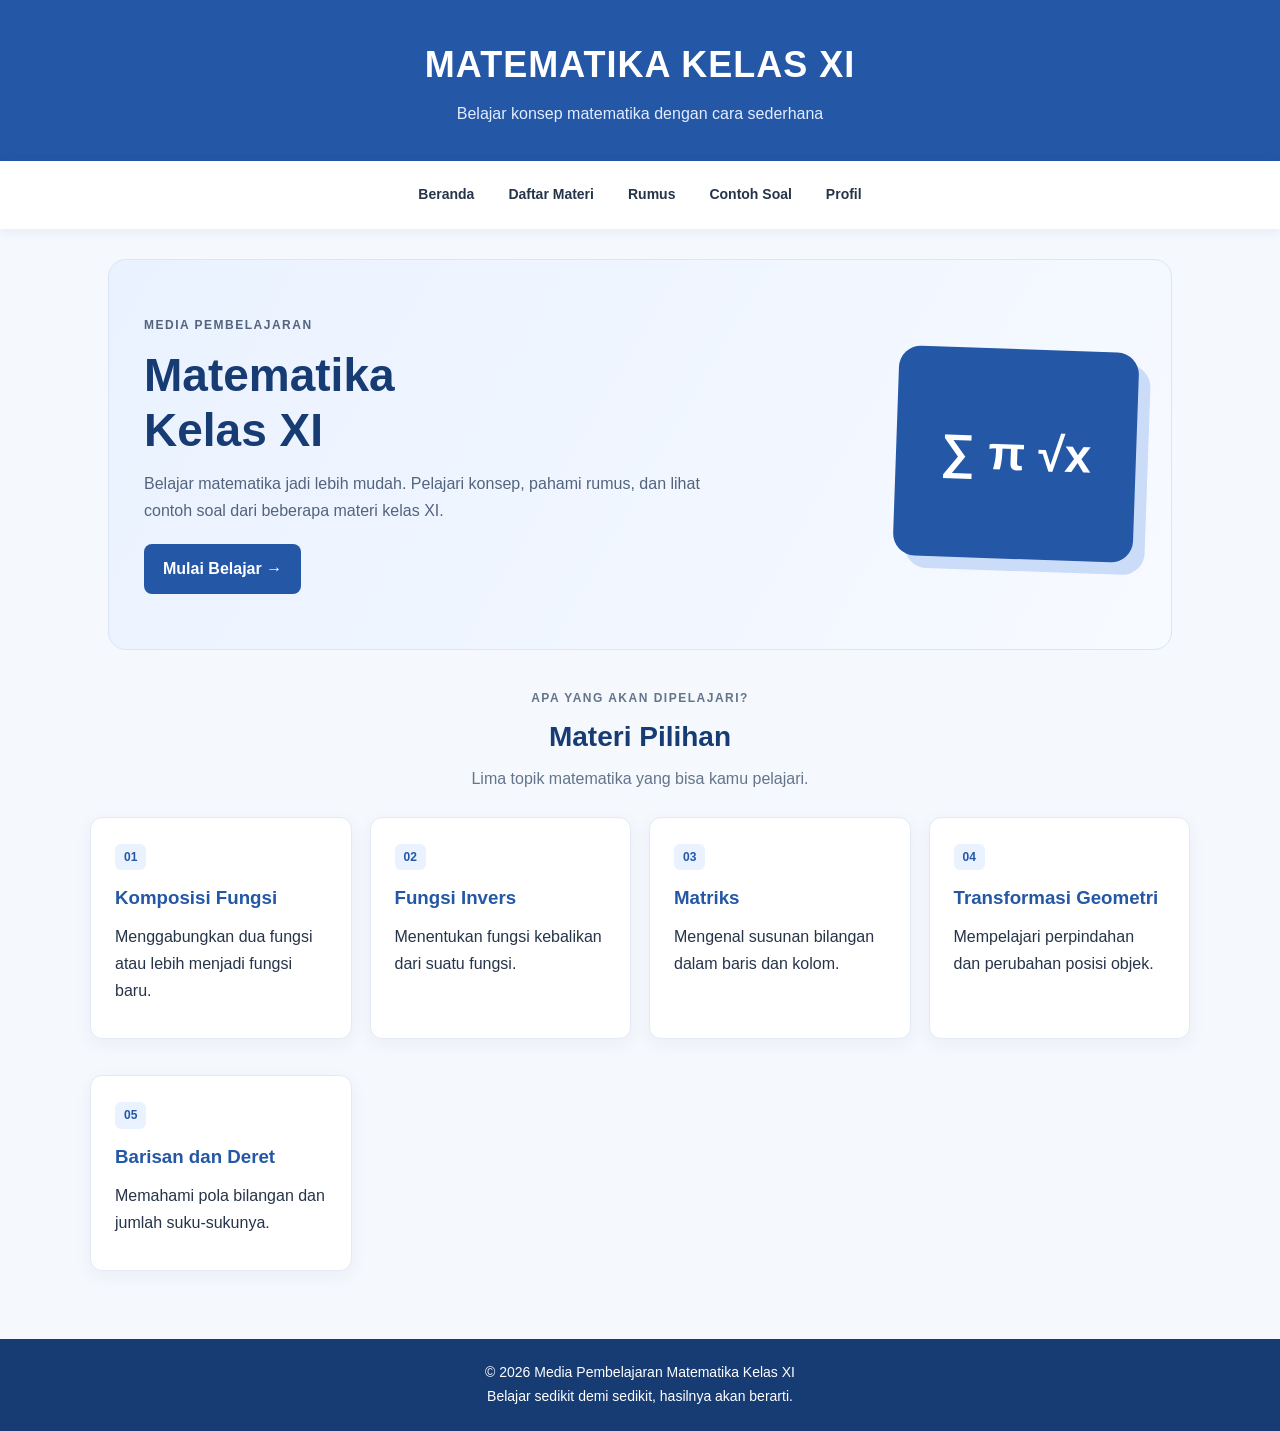
<file: index.html>
<!DOCTYPE html>
<html lang="id">
<head>
  <meta charset="UTF-8">
  <meta name="viewport" content="width=device-width, initial-scale=1.0">
  <title>Beranda | Matematika Kelas XI</title>
  <link rel="stylesheet" href="style.css">
</head>
<body>
  <header>
    <h1>MATEMATIKA KELAS XI</h1>
    <p>Belajar konsep matematika dengan cara sederhana</p>
  </header>
  <nav>
  <a href="index.html">Beranda</a>
  <a href="rumus.html">Daftar Materi</a>
  <a href="contoh-soal.html">Rumus</a>
  <a href="daftar-materi.html">Contoh Soal</a>
  <a href="profil.html">Profil</a>
</nav>
  <main>
    
<section class="hero">
  <div class="hero-text">
    <p class="label-kecil">Media Pembelajaran</p>
    <h2>Matematika<br>Kelas XI</h2>
    <p>Belajar matematika jadi lebih mudah. Pelajari konsep, pahami rumus, dan lihat contoh soal dari beberapa materi kelas XI.</p>
    <a href="daftar-materi.html" class="tombol">Mulai Belajar &rarr;</a>
  </div>
  <div class="ilustrasi" aria-label="Simbol matematika">∑ π √x</div>
</section>

<section class="judul-bagian">
  <p class="label-kecil">Apa yang akan dipelajari?</p>
  <h2>Materi Pilihan</h2>
  <p>Lima topik matematika yang bisa kamu pelajari.</p>
</section>

<section class="grid-materi">
  <article class="materi"><span class="nomor">01</span><h3>Komposisi Fungsi</h3><p>Menggabungkan dua fungsi atau lebih menjadi fungsi baru.</p></article>
  <article class="materi"><span class="nomor">02</span><h3>Fungsi Invers</h3><p>Menentukan fungsi kebalikan dari suatu fungsi.</p></article>
  <article class="materi"><span class="nomor">03</span><h3>Matriks</h3><p>Mengenal susunan bilangan dalam baris dan kolom.</p></article>
  <article class="materi"><span class="nomor">04</span><h3>Transformasi Geometri</h3><p>Mempelajari perpindahan dan perubahan posisi objek.</p></article>
  <article class="materi"><span class="nomor">05</span><h3>Barisan dan Deret</h3><p>Memahami pola bilangan dan jumlah suku-sukunya.</p></article>
</section>

  </main>
  <footer>
    <p>&copy; 2026 Media Pembelajaran Matematika Kelas XI</p>
    <p>Belajar sedikit demi sedikit, hasilnya akan berarti.</p>
  </footer>
</body>
</html>
</file>
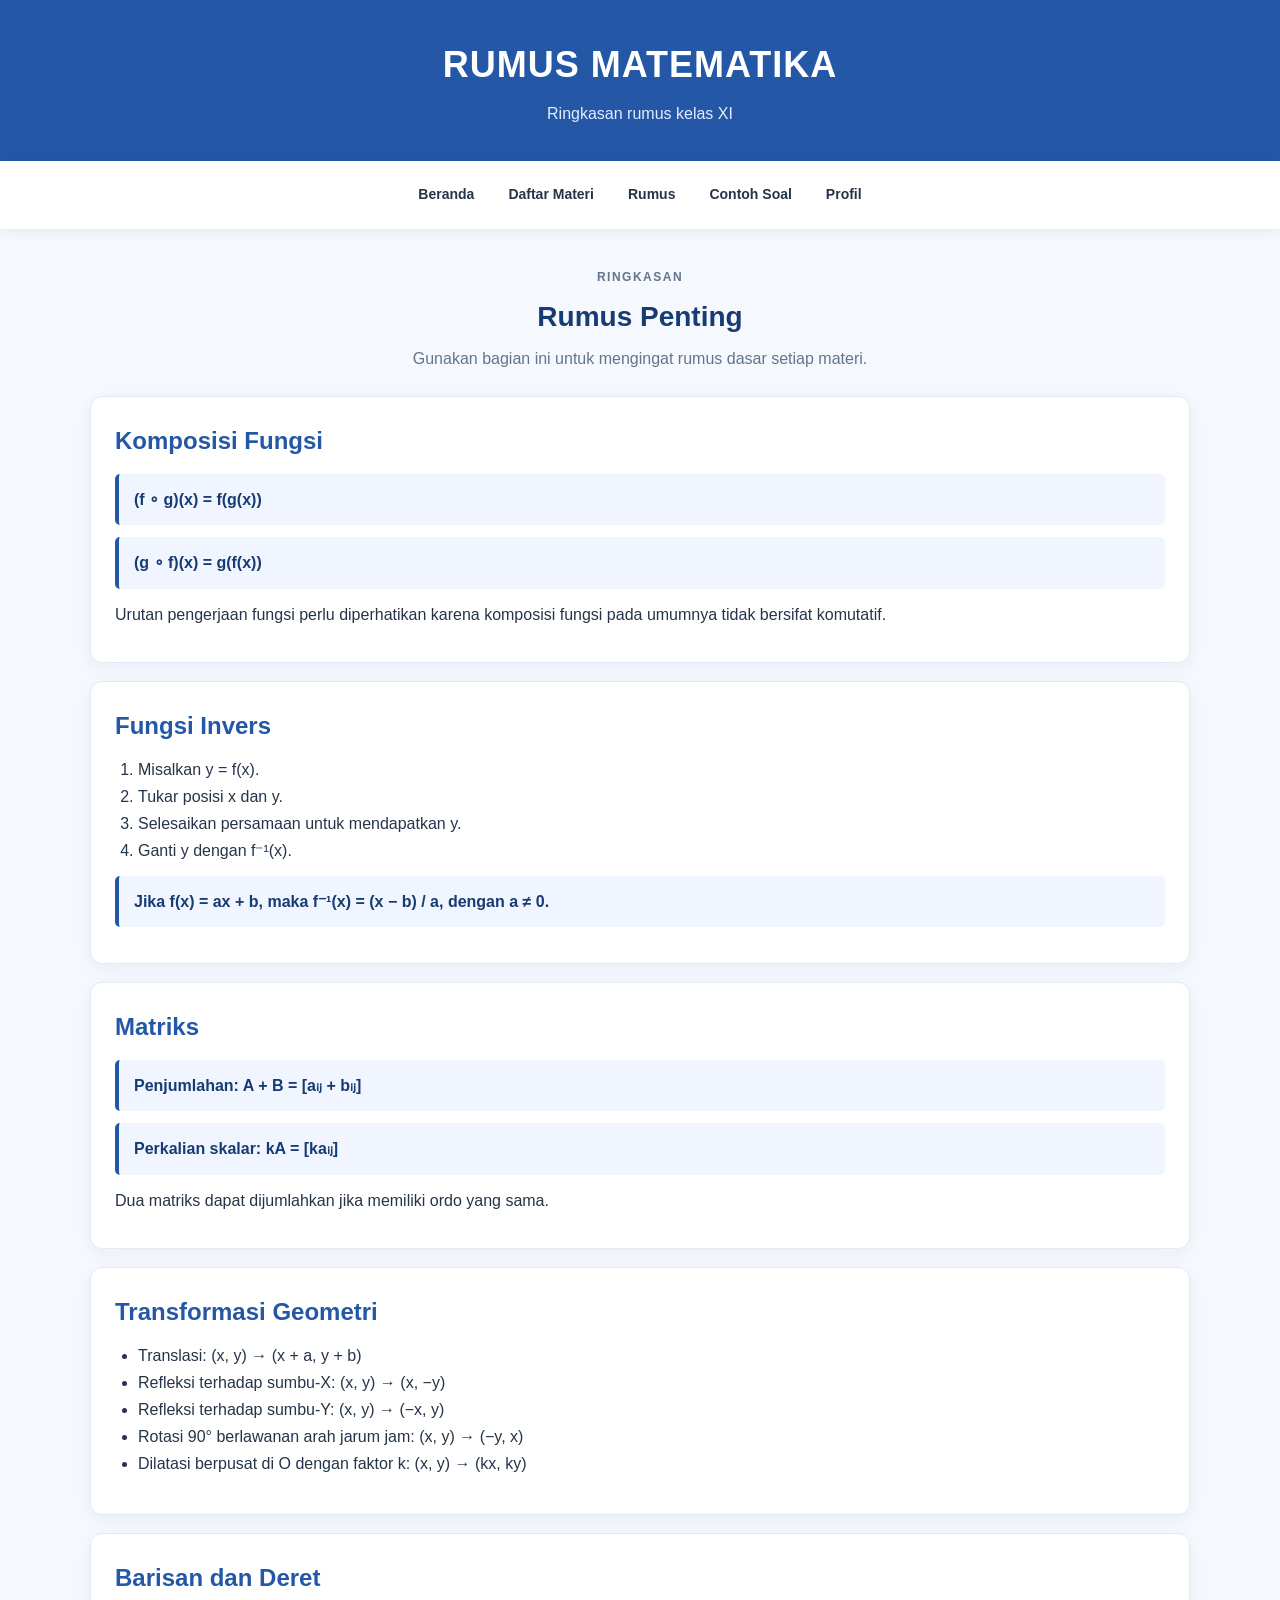
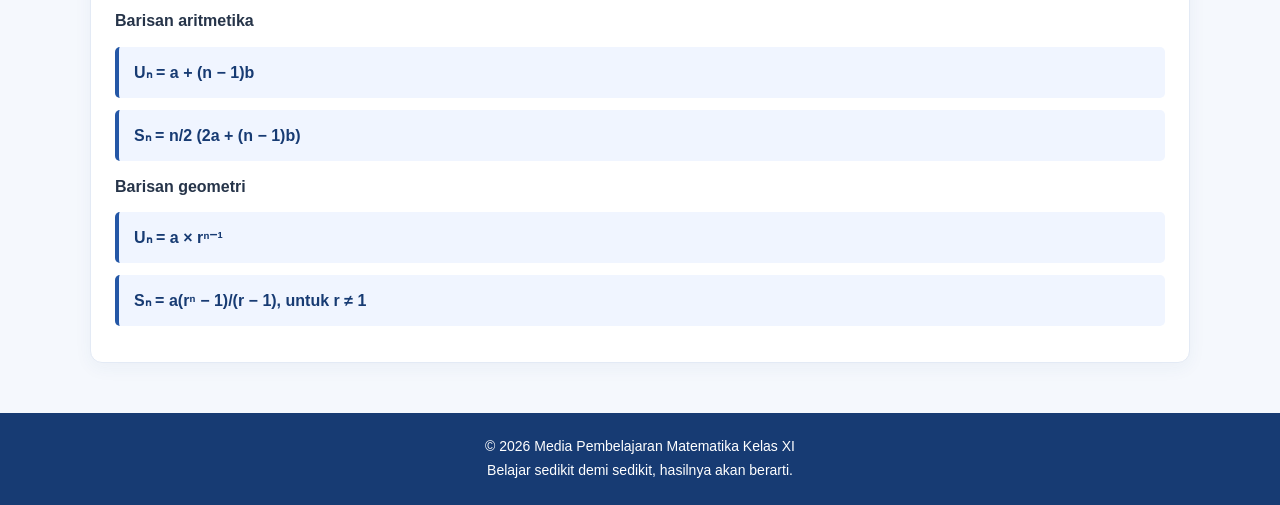
<file: contoh-soal.html>
<!DOCTYPE html>
<html lang="id">
<head>
  <meta charset="UTF-8">
  <meta name="viewport" content="width=device-width, initial-scale=1.0">
  <title>Rumus | Matematika Kelas XI</title>
  <link rel="stylesheet" href="style.css">
</head>
<body>
  <header>
    <h1>RUMUS MATEMATIKA</h1>
    <p>Ringkasan rumus kelas XI</p>
  </header>
  <nav>
  <a href="index.html">Beranda</a>
  <a href="rumus.html">Daftar Materi</a>
  <a href="contoh-soal.html">Rumus</a>
  <a href="daftar-materi.html">Contoh Soal</a>
  <a href="profil.html">Profil</a>
</nav>
  <main>
    
<section class="judul-bagian">
  <p class="label-kecil">Ringkasan</p>
  <h2>Rumus Penting</h2>
  <p>Gunakan bagian ini untuk mengingat rumus dasar setiap materi.</p>
</section>
<section class="konten">
  <h2>Komposisi Fungsi</h2>
  <div class="rumus">(f ∘ g)(x) = f(g(x))</div>
  <div class="rumus">(g ∘ f)(x) = g(f(x))</div>
  <p>Urutan pengerjaan fungsi perlu diperhatikan karena komposisi fungsi pada umumnya tidak bersifat komutatif.</p>
</section>
<section class="konten">
  <h2>Fungsi Invers</h2>
  <ol>
    <li>Misalkan y = f(x).</li>
    <li>Tukar posisi x dan y.</li>
    <li>Selesaikan persamaan untuk mendapatkan y.</li>
    <li>Ganti y dengan f⁻¹(x).</li>
  </ol>
  <div class="rumus">Jika f(x) = ax + b, maka f⁻¹(x) = (x − b) / a, dengan a ≠ 0.</div>
</section>
<section class="konten">
  <h2>Matriks</h2>
  <div class="rumus">Penjumlahan: A + B = [aᵢⱼ + bᵢⱼ]</div>
  <div class="rumus">Perkalian skalar: kA = [kaᵢⱼ]</div>
  <p>Dua matriks dapat dijumlahkan jika memiliki ordo yang sama.</p>
</section>
<section class="konten">
  <h2>Transformasi Geometri</h2>
  <ul>
    <li>Translasi: (x, y) → (x + a, y + b)</li>
    <li>Refleksi terhadap sumbu-X: (x, y) → (x, −y)</li>
    <li>Refleksi terhadap sumbu-Y: (x, y) → (−x, y)</li>
    <li>Rotasi 90° berlawanan arah jarum jam: (x, y) → (−y, x)</li>
    <li>Dilatasi berpusat di O dengan faktor k: (x, y) → (kx, ky)</li>
  </ul>
</section>
<section class="konten">
  <h2>Barisan dan Deret</h2>
  <p><strong>Barisan aritmetika</strong></p>
  <div class="rumus">Uₙ = a + (n − 1)b</div>
  <div class="rumus">Sₙ = n/2 (2a + (n − 1)b)</div>
  <p><strong>Barisan geometri</strong></p>
  <div class="rumus">Uₙ = a × rⁿ⁻¹</div>
  <div class="rumus">Sₙ = a(rⁿ − 1)/(r − 1), untuk r ≠ 1</div>
</section>

  </main>
  <footer>
    <p>&copy; 2026 Media Pembelajaran Matematika Kelas XI</p>
    <p>Belajar sedikit demi sedikit, hasilnya akan berarti.</p>
  </footer>
</body>
</html>
</file>
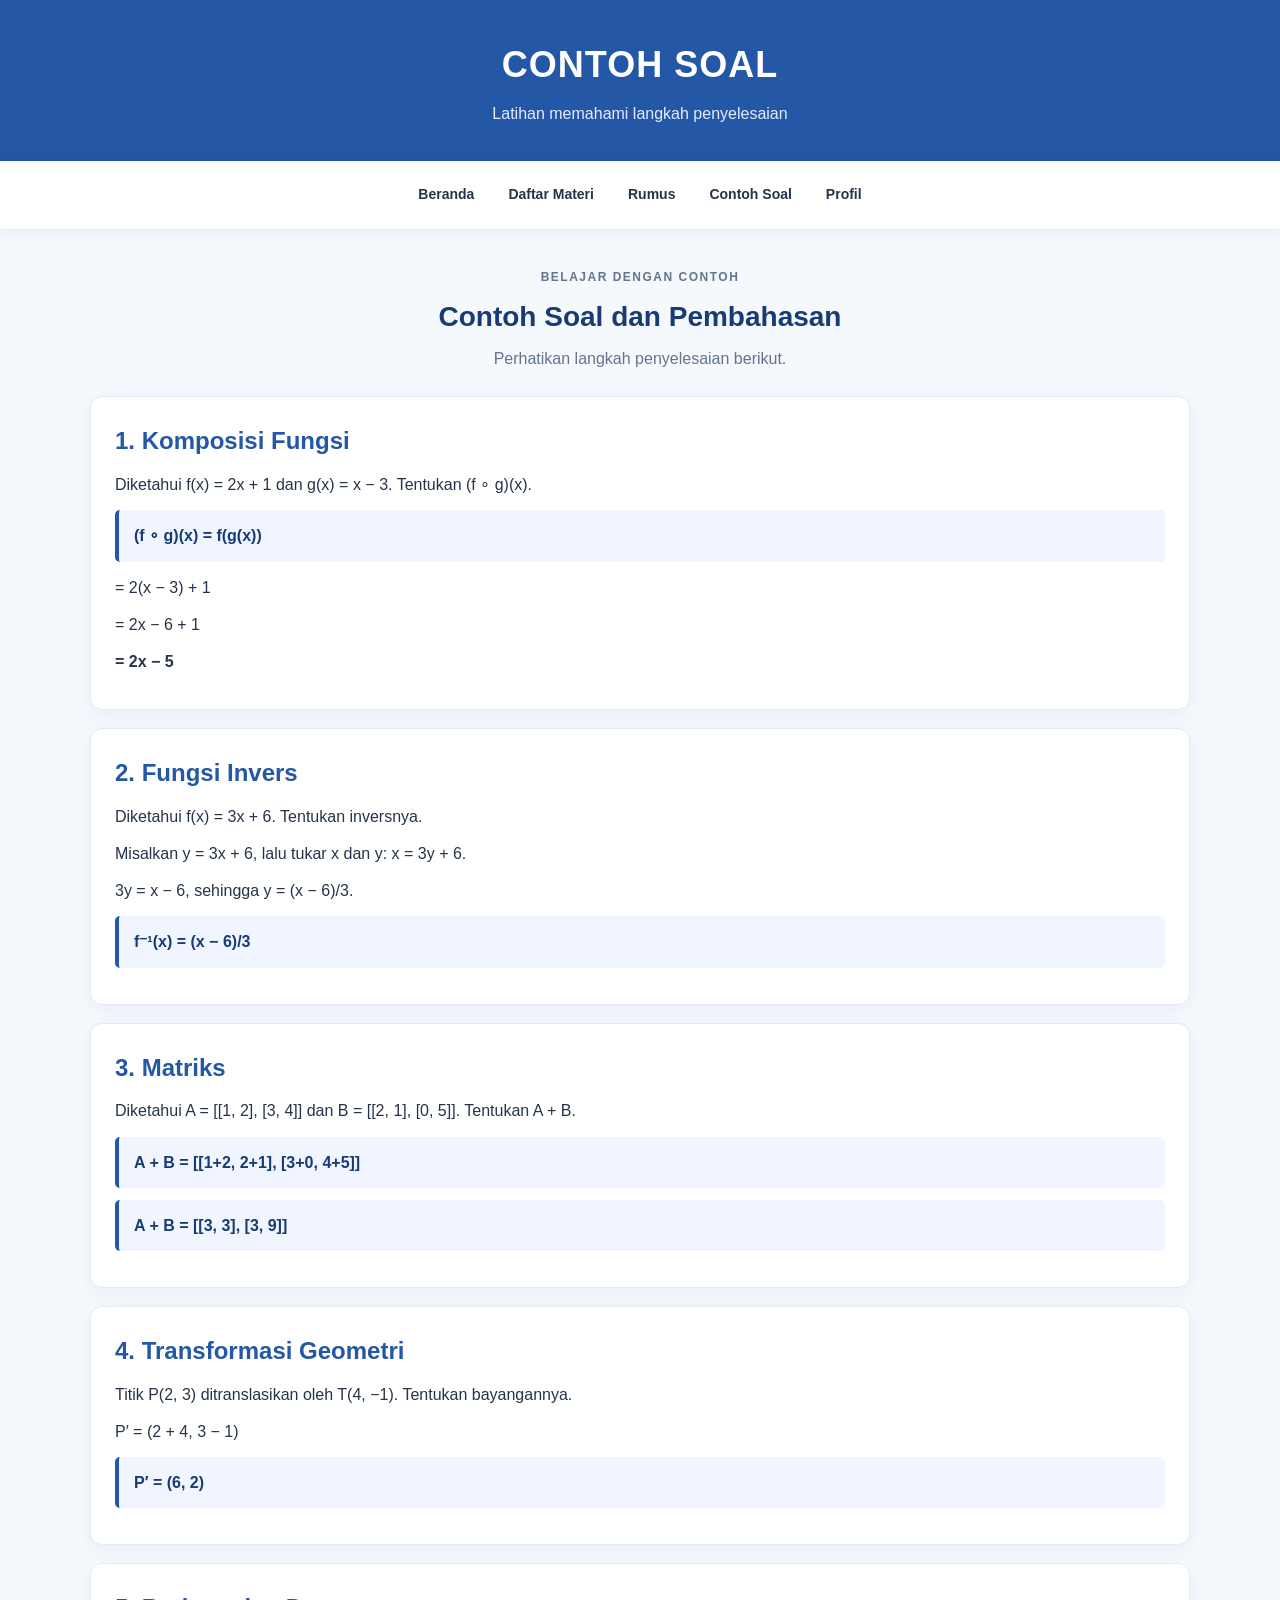
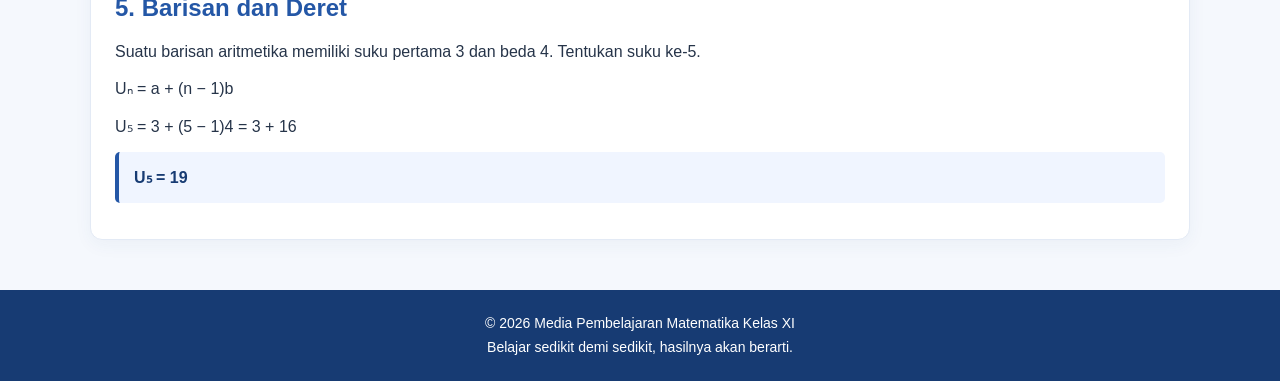
<file: daftar-materi.html>
<!DOCTYPE html>
<html lang="id">
<head>
  <meta charset="UTF-8">
  <meta name="viewport" content="width=device-width, initial-scale=1.0">
  <title>Contoh Soal | Matematika Kelas XI</title>
  <link rel="stylesheet" href="style.css">
</head>
<body>
  <header>
    <h1>CONTOH SOAL</h1>
    <p>Latihan memahami langkah penyelesaian</p>
  </header>
  <nav>
  <a href="index.html">Beranda</a>
  <a href="rumus.html">Daftar Materi</a>
  <a href="contoh-soal.html">Rumus</a>
  <a href="daftar-materi.html">Contoh Soal</a>
  <a href="profil.html">Profil</a>
</nav>
  <main>
    
<section class="judul-bagian">
  <p class="label-kecil">Belajar dengan Contoh</p>
  <h2>Contoh Soal dan Pembahasan</h2>
  <p>Perhatikan langkah penyelesaian berikut.</p>
</section>
<section class="konten">
  <h2>1. Komposisi Fungsi</h2>
  <p>Diketahui f(x) = 2x + 1 dan g(x) = x − 3. Tentukan (f ∘ g)(x).</p>
  <div class="rumus">(f ∘ g)(x) = f(g(x))</div>
  <p>= 2(x − 3) + 1</p>
  <p>= 2x − 6 + 1</p>
  <p><strong>= 2x − 5</strong></p>
</section>
<section class="konten">
  <h2>2. Fungsi Invers</h2>
  <p>Diketahui f(x) = 3x + 6. Tentukan inversnya.</p>
  <p>Misalkan y = 3x + 6, lalu tukar x dan y: x = 3y + 6.</p>
  <p>3y = x − 6, sehingga y = (x − 6)/3.</p>
  <div class="rumus">f⁻¹(x) = (x − 6)/3</div>
</section>
<section class="konten">
  <h2>3. Matriks</h2>
  <p>Diketahui A = [[1, 2], [3, 4]] dan B = [[2, 1], [0, 5]]. Tentukan A + B.</p>
  <div class="rumus">A + B = [[1+2, 2+1], [3+0, 4+5]]</div>
  <div class="rumus">A + B = [[3, 3], [3, 9]]</div>
</section>
<section class="konten">
  <h2>4. Transformasi Geometri</h2>
  <p>Titik P(2, 3) ditranslasikan oleh T(4, −1). Tentukan bayangannya.</p>
  <p>P′ = (2 + 4, 3 − 1)</p>
  <div class="rumus">P′ = (6, 2)</div>
</section>
<section class="konten">
  <h2>5. Barisan dan Deret</h2>
  <p>Suatu barisan aritmetika memiliki suku pertama 3 dan beda 4. Tentukan suku ke-5.</p>
  <p>Uₙ = a + (n − 1)b</p>
  <p>U₅ = 3 + (5 − 1)4 = 3 + 16</p>
  <div class="rumus">U₅ = 19</div>
</section>

  </main>
  <footer>
    <p>&copy; 2026 Media Pembelajaran Matematika Kelas XI</p>
    <p>Belajar sedikit demi sedikit, hasilnya akan berarti.</p>
  </footer>
</body>
</html>
</file>
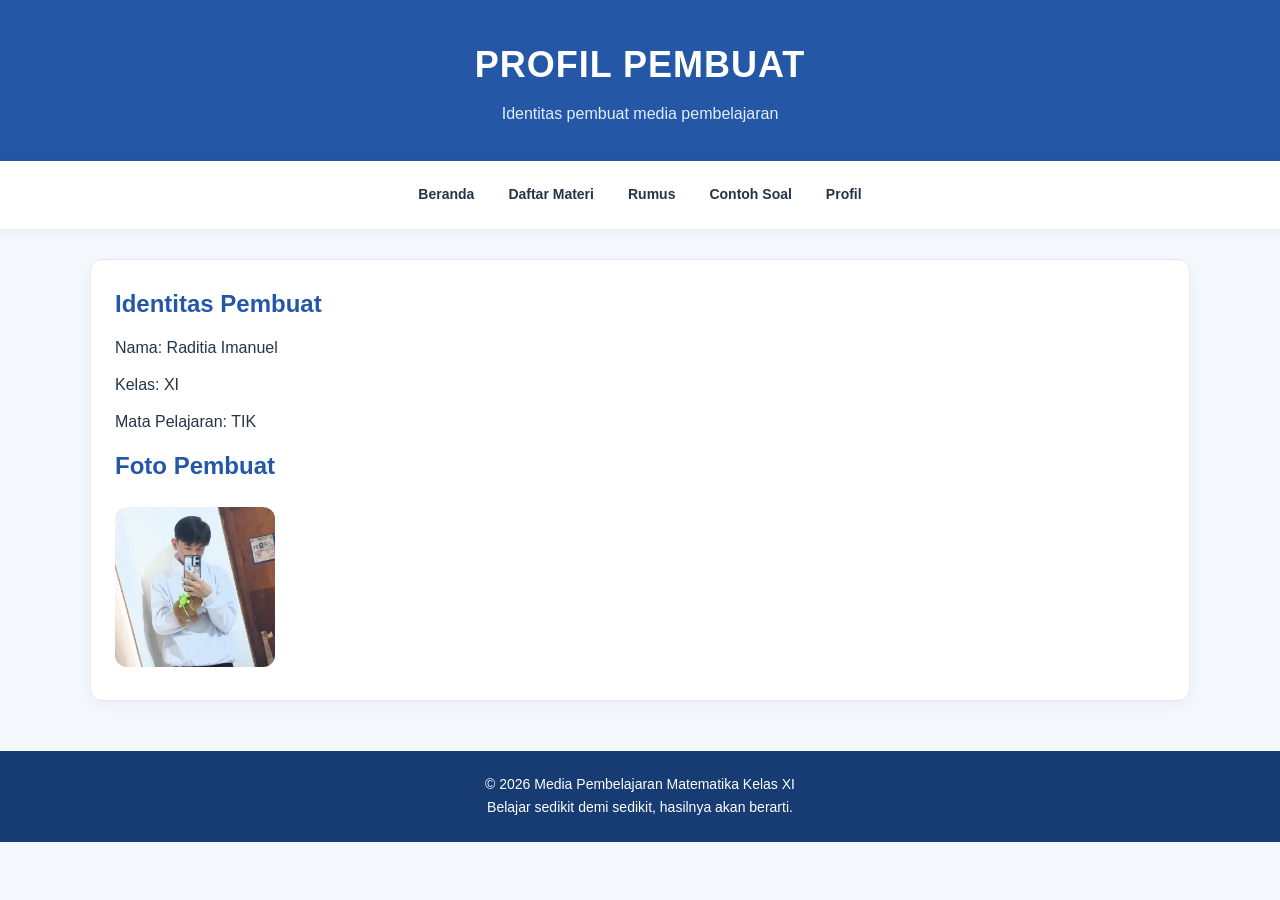
<file: profil.html>
<!DOCTYPE html>
<html lang="id">
<head>
  <meta charset="UTF-8">
  <meta name="viewport" content="width=device-width, initial-scale=1.0">
  <title>Profil Pembuat | Matematika Kelas XI</title>
  <link rel="stylesheet" href="style.css">
</head>
<body>
  <header>
    <h1>PROFIL PEMBUAT</h1>
    <p>Identitas pembuat media pembelajaran</p>
  </header>
  <nav>
  <a href="index.html">Beranda</a>
  <a href="rumus.html">Daftar Materi</a>
  <a href="contoh-soal.html">Rumus</a>
  <a href="daftar-materi.html">Contoh Soal</a>
  <a href="profil.html">Profil</a>
</nav>
  <main>
    
<section class="konten">
  <h2>Identitas Pembuat</h2>
  <p>Nama: Raditia Imanuel</p>
  <p>Kelas: XI</p>
  <p>Mata Pelajaran: TIK</p>
  <h2>Foto Pembuat</h2>
  <img class="profil-foto" src="foto tik2.jpeg" alt="Foto pembuat website">
</section>

  </main>
  <footer>
    <p>&copy; 2026 Media Pembelajaran Matematika Kelas XI</p>
    <p>Belajar sedikit demi sedikit, hasilnya akan berarti.</p>
  </footer>
</body>
</html>
</file>
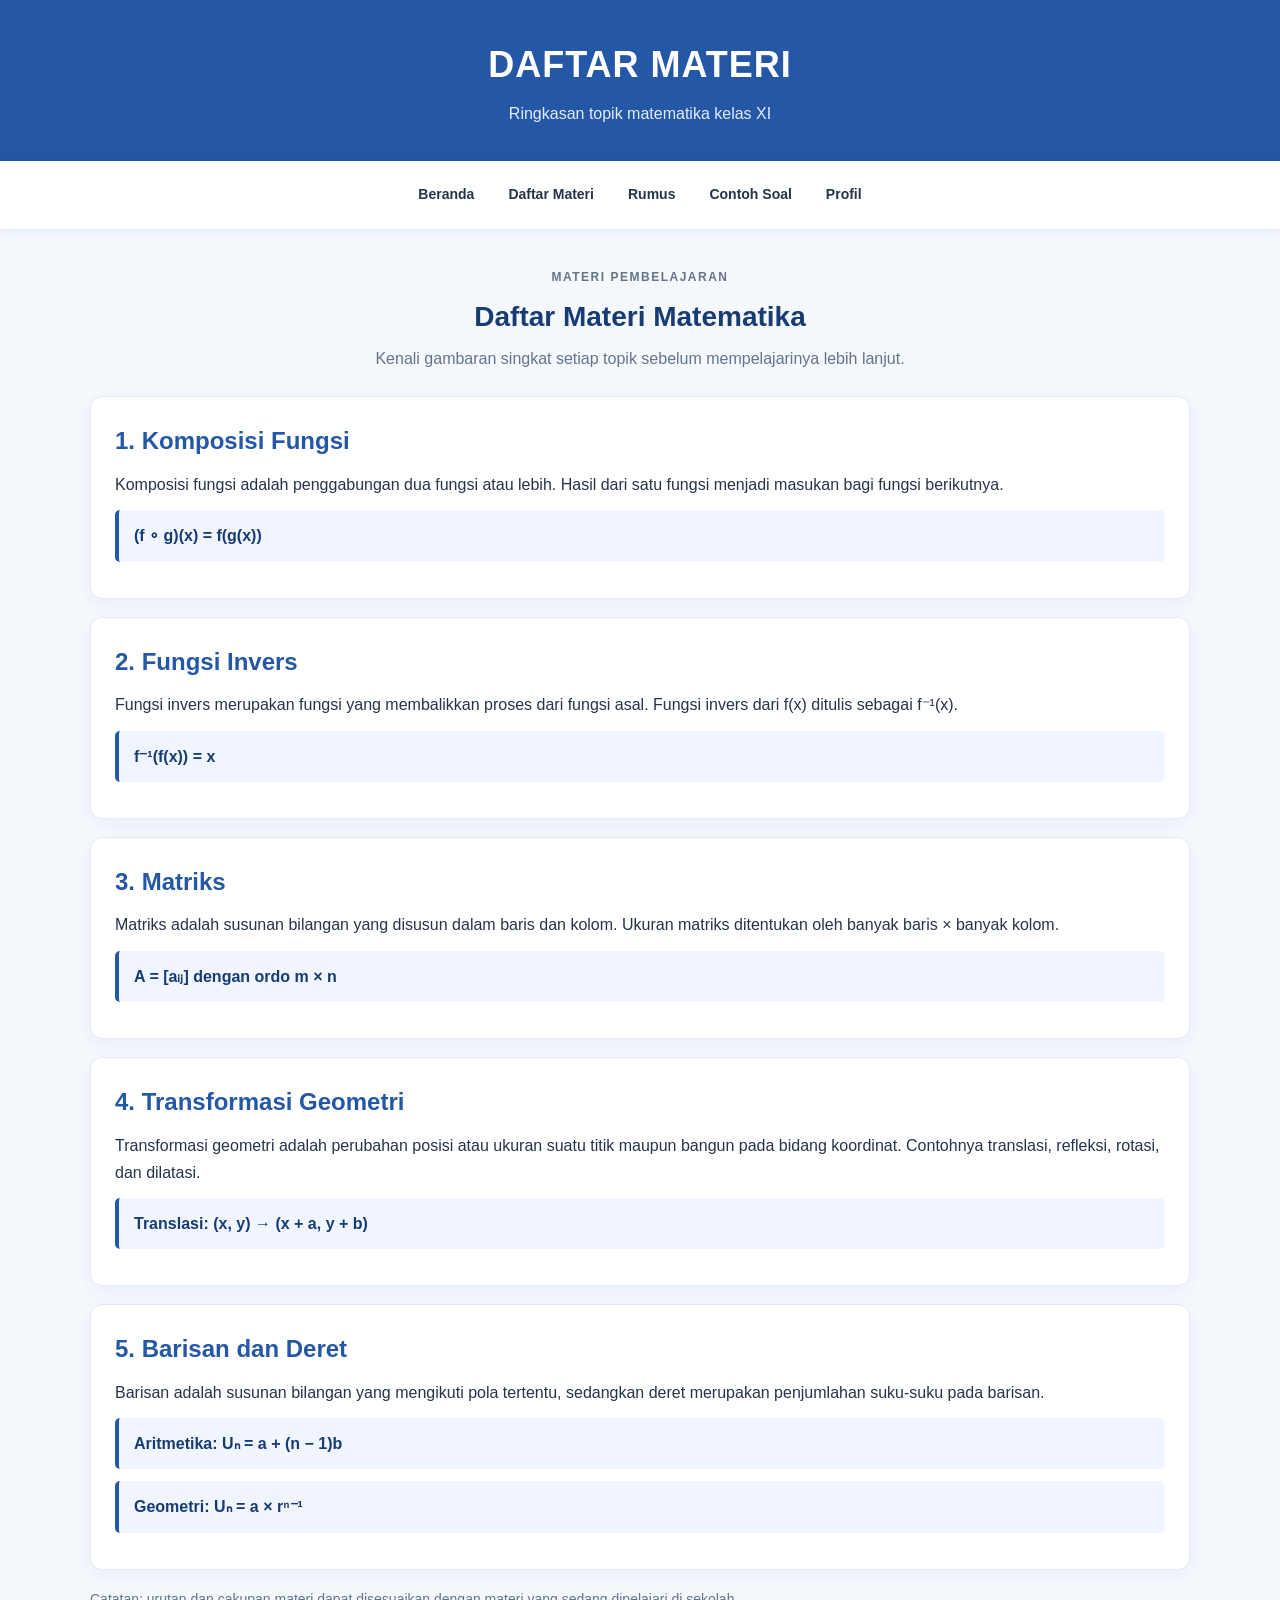
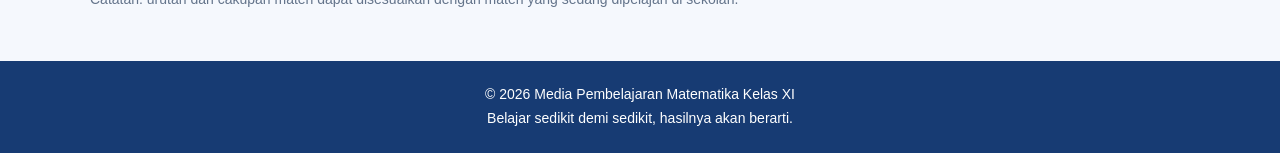
<file: rumus.html>
<!DOCTYPE html>
<html lang="id">
<head>
  <meta charset="UTF-8">
  <meta name="viewport" content="width=device-width, initial-scale=1.0">
  <title>Daftar Materi | Matematika Kelas XI</title>
  <link rel="stylesheet" href="style.css">
</head>
<body>
  <header>
    <h1>DAFTAR MATERI</h1>
    <p>Ringkasan topik matematika kelas XI</p>
  </header>
  <nav>
  <a href="index.html">Beranda</a>
  <a href="rumus.html">Daftar Materi</a>
  <a href="contoh-soal.html">Rumus</a>
  <a href="daftar-materi.html">Contoh Soal</a>
  <a href="profil.html">Profil</a>
</nav>
  <main>
    
<section class="judul-bagian">
  <p class="label-kecil">Materi Pembelajaran</p>
  <h2>Daftar Materi Matematika</h2>
  <p>Kenali gambaran singkat setiap topik sebelum mempelajarinya lebih lanjut.</p>
</section>

<section class="konten">
  <h2>1. Komposisi Fungsi</h2>
  <p>Komposisi fungsi adalah penggabungan dua fungsi atau lebih. Hasil dari satu fungsi menjadi masukan bagi fungsi berikutnya.</p>
  <div class="rumus">(f ∘ g)(x) = f(g(x))</div>
</section>
<section class="konten">
  <h2>2. Fungsi Invers</h2>
  <p>Fungsi invers merupakan fungsi yang membalikkan proses dari fungsi asal. Fungsi invers dari f(x) ditulis sebagai f⁻¹(x).</p>
  <div class="rumus">f⁻¹(f(x)) = x</div>
</section>
<section class="konten">
  <h2>3. Matriks</h2>
  <p>Matriks adalah susunan bilangan yang disusun dalam baris dan kolom. Ukuran matriks ditentukan oleh banyak baris × banyak kolom.</p>
  <div class="rumus">A = [aᵢⱼ] dengan ordo m × n</div>
</section>
<section class="konten">
  <h2>4. Transformasi Geometri</h2>
  <p>Transformasi geometri adalah perubahan posisi atau ukuran suatu titik maupun bangun pada bidang koordinat. Contohnya translasi, refleksi, rotasi, dan dilatasi.</p>
  <div class="rumus">Translasi: (x, y) → (x + a, y + b)</div>
</section>
<section class="konten">
  <h2>5. Barisan dan Deret</h2>
  <p>Barisan adalah susunan bilangan yang mengikuti pola tertentu, sedangkan deret merupakan penjumlahan suku-suku pada barisan.</p>
  <div class="rumus">Aritmetika: Uₙ = a + (n − 1)b</div>
  <div class="rumus">Geometri: Uₙ = a × rⁿ⁻¹</div>
</section>
<p class="keterangan">Catatan: urutan dan cakupan materi dapat disesuaikan dengan materi yang sedang dipelajari di sekolah.</p>

  </main>
  <footer>
    <p>&copy; 2026 Media Pembelajaran Matematika Kelas XI</p>
    <p>Belajar sedikit demi sedikit, hasilnya akan berarti.</p>
  </footer>
</body>
</html>
</file>
<file: style.css>
* {
  margin: 0;
  padding: 0;
  box-sizing: border-box;
}

:root {
  --biru: #2457a6;
  --biru-tua: #173b73;
  --biru-muda: #eaf2ff;
  --putih: #ffffff;
  --teks: #263449;
  --abu: #64748b;
  --latar: #f5f8fd;
}

html { scroll-behavior: smooth; }

body {
  font-family: Arial, Helvetica, sans-serif;
  background: var(--latar);
  color: var(--teks);
  line-height: 1.7;
}

header {
  background: var(--biru);
  color: var(--putih);
  text-align: center;
  padding: 34px 18px;
}

header h1 {
  font-size: clamp(25px, 4vw, 36px);
  letter-spacing: 1px;
}

header p {
  margin-top: 5px;
  color: #e4edff;
}

nav {
  background: var(--putih);
  display: flex;
  justify-content: center;
  flex-wrap: wrap;
  gap: 8px;
  padding: 14px 10px;
  box-shadow: 0 2px 12px rgba(30, 64, 110, .08);
  position: sticky;
  top: 0;
  z-index: 10;
}

nav a {
  color: var(--teks);
  text-decoration: none;
  font-weight: bold;
  font-size: 14px;
  padding: 8px 13px;
  border-radius: 7px;
}

nav a:hover, nav a.aktif {
  background: var(--biru-muda);
  color: var(--biru);
}

.hero {
  margin: 30px auto;
  width: min(1100px, calc(100% - 36px));
  background: linear-gradient(120deg, #eaf2ff, #f7faff);
  border: 1px solid #d8e5fb;
  border-radius: 18px;
  padding: 55px 35px;
  display: flex;
  align-items: center;
  justify-content: space-between;
  gap: 25px;
}

.hero-text { max-width: 650px; }

.label-kecil {
  color: var(--biru);
  font-size: 12px;
  font-weight: bold;
  letter-spacing: 1.5px;
  text-transform: uppercase;
}

.hero h2 {
  color: var(--biru-tua);
  font-size: clamp(30px, 5vw, 46px);
  line-height: 1.2;
  margin: 12px 0;
}

.hero p { color: #52647d; max-width: 590px; }

.ilustrasi {
  min-width: 210px;
  width: 240px;
  height: 210px;
  border-radius: 22px;
  background: var(--biru);
  color: white;
  display: grid;
  place-items: center;
  font-size: 48px;
  font-weight: bold;
  box-shadow: 12px 12px 0 #cbdcf8;
  transform: rotate(2deg);
}

.tombol {
  display: inline-block;
  background: var(--biru);
  color: white;
  text-decoration: none;
  padding: 11px 19px;
  border-radius: 8px;
  margin-top: 20px;
  font-weight: bold;
}

.tombol:hover { background: var(--biru-tua); }

main {
  width: min(1100px, calc(100% - 36px));
  margin: 30px auto 50px;
}

.judul-bagian {
  text-align: center;
  margin: 38px 0 24px;
}

.judul-bagian h2 {
  color: var(--biru-tua);
  font-size: 28px;
  margin: 5px 0;
}

.judul-bagian p { color: var(--abu); }

.grid-materi {
  display: grid;
  grid-template-columns: repeat(auto-fit, minmax(220px, 1fr));
  gap: 18px;
}

.materi, .konten {
  background: white;
  padding: 24px;
  border-radius: 12px;
  border: 1px solid #e3eaf5;
  box-shadow: 0 5px 18px rgba(35, 69, 120, .05);
  margin-bottom: 18px;
}

.materi h3, .konten h2 {
  color: var(--biru);
  margin-bottom: 9px;
}

.materi p, .konten p { margin-bottom: 10px; }

.nomor {
  display: inline-block;
  color: var(--biru);
  background: var(--biru-muda);
  border-radius: 6px;
  padding: 3px 9px;
  font-size: 12px;
  font-weight: bold;
  margin-bottom: 12px;
}

.rumus {
  background: #f0f5ff;
  border-left: 4px solid var(--biru);
  padding: 12px 15px;
  margin: 12px 0;
  border-radius: 5px;
  font-weight: bold;
  color: var(--biru-tua);
  overflow-wrap: anywhere;
}

ul, ol { padding-left: 23px; margin: 8px 0 12px; }

.keterangan { color: var(--abu); font-size: 14px; }

.profil-foto {
  width: 160px;
  max-width: 100%;
  height: 160px;
  object-fit: cover;
  border-radius: 12px;
  margin-top: 12px;
}

footer {
  background: var(--biru-tua);
  color: white;
  text-align: center;
  padding: 22px 12px;
  font-size: 14px;
}

@media (max-width: 650px) {
  header { padding: 25px 14px; }
  nav { position: static; }
  nav a { font-size: 13px; padding: 7px 9px; }
  .hero {
    padding: 35px 23px;
    flex-direction: column;
    align-items: flex-start;
  }
  .ilustrasi {
    align-self: center;
    width: 180px;
    min-width: 180px;
    height: 150px;
    font-size: 38px;
  }
  main { width: min(100% - 26px, 1100px); }
  .materi, .konten { padding: 19px; }
}
</file>
